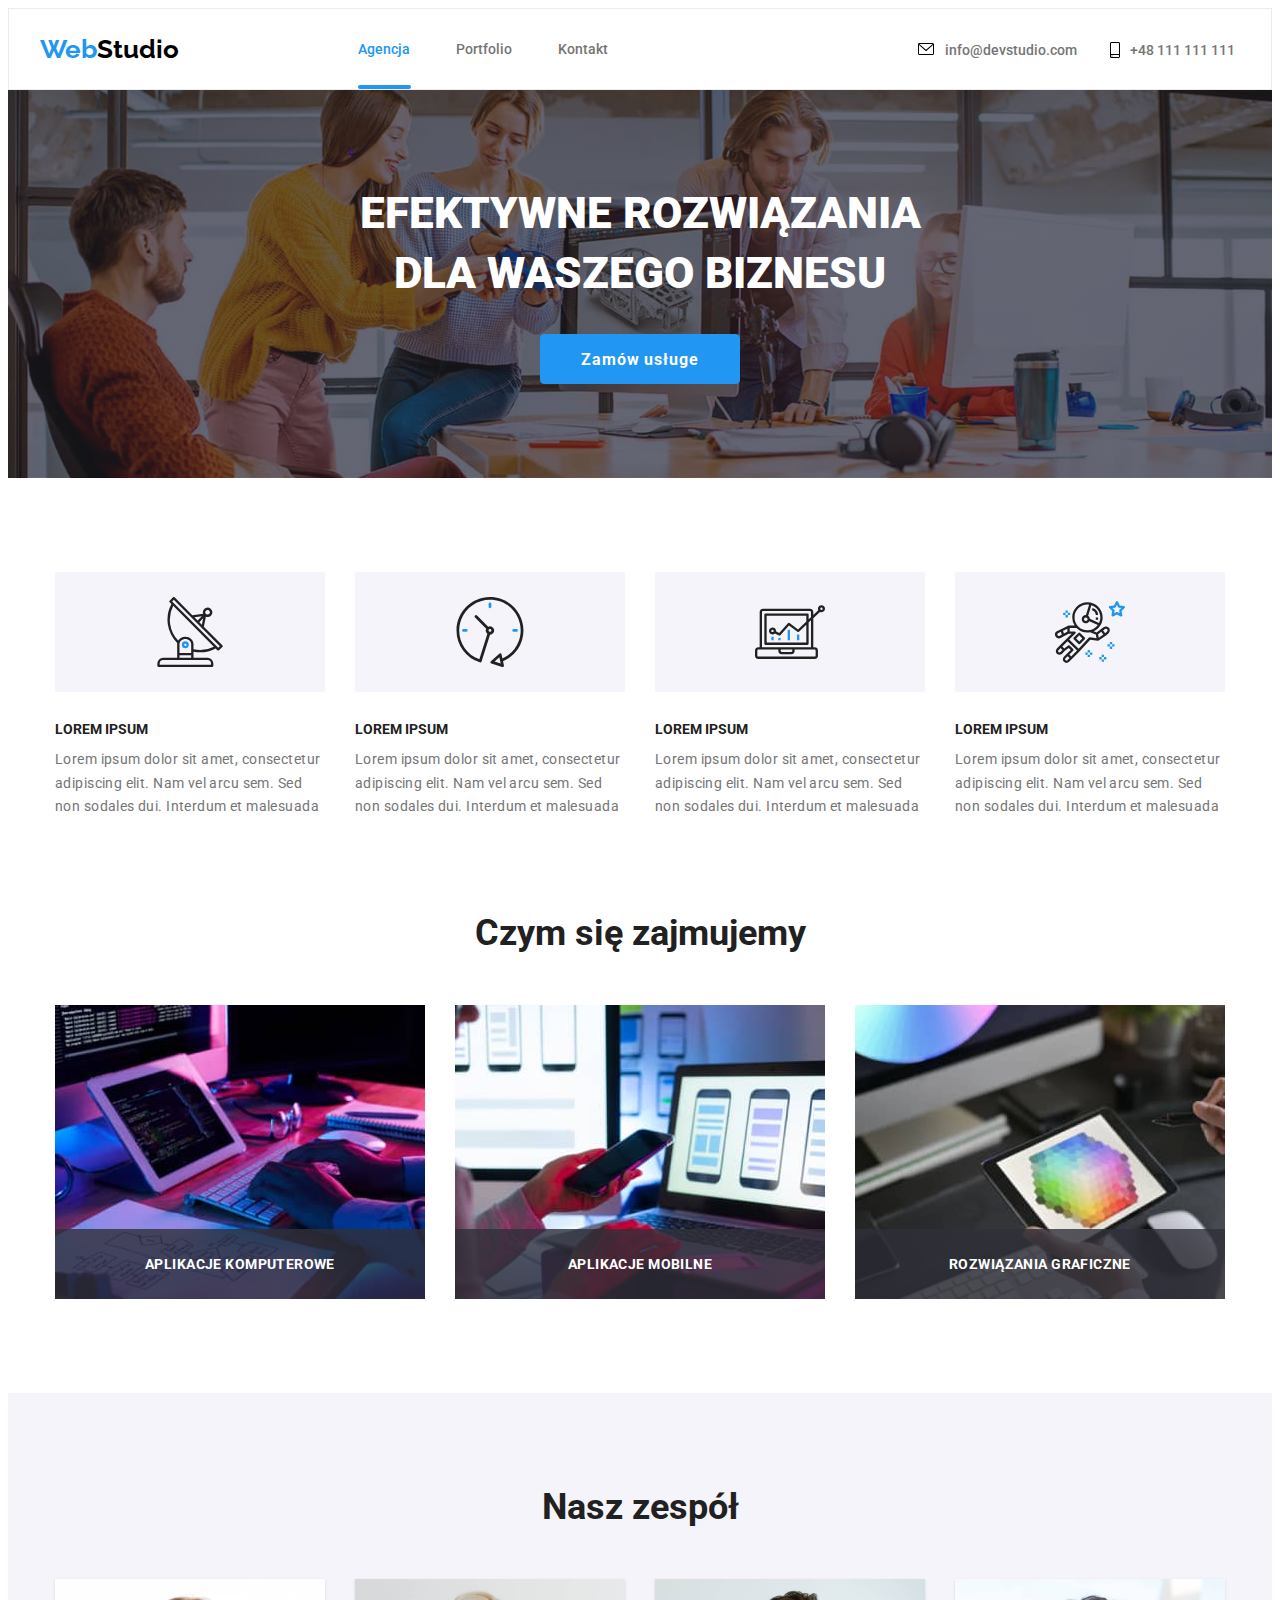
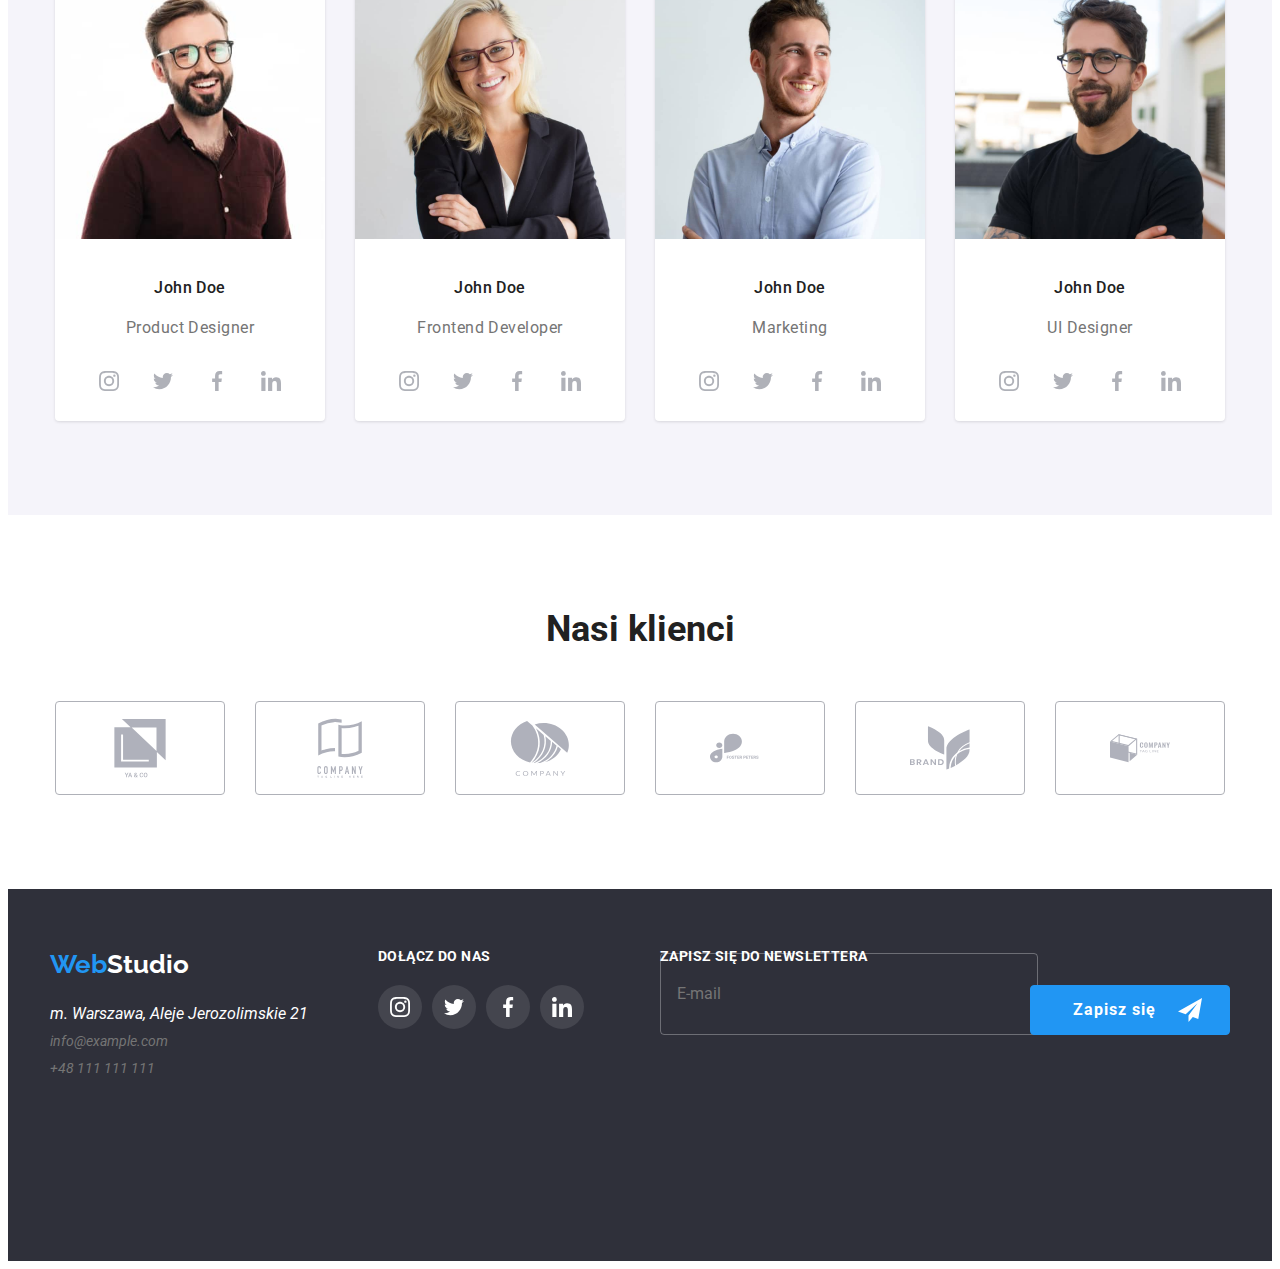
<file: index.html>
<!DOCTYPE html>
<html lang="pl">
  <head>
    <meta charset="UTF-8" />
    <meta http-equiv="X-UA-Compatible" content="IE=edge" />
    <meta name="viewport" content="width=device-width, initial-scale=1.0" />
    <title>WebStudio</title>
    <link
      href="https://fonts.googleapis.com/css2?family=Raleway:wght@700&family=Roboto:wght@400;500;700;900&display=swap"
      rel="stylesheet"
    />
    <link
      rel="stylesheet"
      href="https://cdnjs.cloudflare.com/ajax/libs/modern-normalize/1.1.0/modern-normalize.min.css"
      integrity="sha512-wpPYUAdjBVSE4KJnH1VR1HeZfpl1ub8YT/NKx4PuQ5NmX2tKuGu6U/JRp5y+Y8XG2tV+wKQpNHVUX03MfMFn9Q=="
      crossorigin="anonymous"
      referrerpolicy="no-referrer"
    />
    <link rel="stylesheet" href="./css/main.min.css" />
  </head>

  <body>
    <header class="header">
      <div class="header__logo container">
        <a href="./index.html"
          ><span class="logo-web-top">Web</span
          ><span class="logo-studio-top">Studio</span></a
        >
        <nav>
          <ul class="navigation">
            <li>
              <a class="navigation__agency-nav is-active" href="./index.html"
                >Agencja</a
              >
            </li>
            <li>
              <a
                class="navigation__portfolio-nav is-hidden"
                href="./portfolio.html"
                >Portfolio</a
              >
            </li>
            <li>
              <a class="navigation__contact-nav is-hidden" href="#">Kontakt</a>
            </li>
          </ul>
        </nav>
        <ul class="contact">
          <li class="contact__mail-area">
            <a href="mailto:info@devstudio.com">
              <svg class="contact__svg-mail">
                <use href="./images/icons.svg#icon-envelope"></use>
              </svg>
              info@devstudio.com</a
            >
          </li>
          <li class="contact__phone-area">
            <a href="tel:+48111111111">
              <svg class="contact__svg-phone">
                <use href="./images/icons.svg#icon-smartphone"></use>
              </svg>
              +48 111 111 111</a
            >
          </li>
        </ul>
      </div>
    </header>

    <main>
      <section class="main-section">
        <div class="container">
          <h1 class="main-section__title container">
            EFEKTYWNE ROZWIĄZANIA
            <br />DLA WASZEGO BIZNESU
          </h1>
          <button class="main-button" type="button" data-modal-open>
            Zamów usługe
          </button>
        </div>
      </section>

      <section class="loremSection">
        <ul class="loremSection__list">
          <li class="loremSection__area">
            <div class="loremSection__cards">
              <svg class="loremSection__images">
                <use href="./images/icons.svg#icon-antenna1"></use>
              </svg>
            </div>
            <h3 class="loremSection__title">LOREM IPSUM</h3>
            <p class="loremSection__text">
              Lorem ipsum dolor sit amet, consectetur adipiscing elit. Nam vel
              arcu sem. Sed non sodales dui. Interdum et malesuada
            </p>
          </li>
          <li class="loremSection__area">
            <div class="loremSection__cards">
              <svg class="loremSection__images">
                <use href="./images/icons.svg#icon-clock1"></use>
              </svg>
            </div>
            <h3 class="loremSection__title">LOREM IPSUM</h3>
            <p class="loremSection__text">
              Lorem ipsum dolor sit amet, consectetur adipiscing elit. Nam vel
              arcu sem. Sed non sodales dui. Interdum et malesuada
            </p>
          </li>
          <li class="loremSection__area">
            <div class="loremSection__cards">
              <svg class="loremSection__images">
                <use href="./images/icons.svg#icon-diagram1"></use>
              </svg>
            </div>
            <h3 class="loremSection__title">LOREM IPSUM</h3>
            <p class="loremSection__text">
              Lorem ipsum dolor sit amet, consectetur adipiscing elit. Nam vel
              arcu sem. Sed non sodales dui. Interdum et malesuada
            </p>
          </li>
          <li class="loremSection__area">
            <div class="loremSection__cards">
              <svg class="loremSection__images">
                <use href="./images/icons.svg#icon-astronaut1"></use>
              </svg>
            </div>
            <h3 class="loremSection__title">LOREM IPSUM</h3>
            <p class="loremSection__text">
              Lorem ipsum dolor sit amet, consectetur adipiscing elit. Nam vel
              arcu sem. Sed non sodales dui. Interdum et malesuada
            </p>
          </li>
        </ul>
      </section>

      <section class="what-we-do">
        <h2 class="what-we-do__title">Czym się zajmujemy</h2>
        <ul class="what-we-do__list">
          <li class="what-we-do__item">
            <img src="images/box1.jpg" alt="Tablet oraz rece na klawiaturze" />
            <p class="what-we-do__overtext">Aplikacje komputerowe</p>
          </li>
          <li class="what-we-do__item">
            <img
              src="images/box2.jpg"
              alt="Laptop i telefon trzymany w dloni"
            />
            <p class="what-we-do__overtext">Aplikacje mobilne</p>
          </li>
          <li class="what-we-do__item">
            <img src="images/box3.jpg" alt="Paleta kolorow w tablecie" />
            <p class="what-we-do__overtext">Rozwiązania graficzne</p>
          </li>
        </ul>
      </section>

      <section class="teamcard">
        <h2 class="teamcard__title">Nasz zespół</h2>
        <div class="teamcard__section">
          <ul class="teamcard__list">
            <li class="teamcard__cards">
              <figure class="teamcard__figure">
                <img
                  src="images/teamcard1.jpg"
                  alt="Mezczyzna z broda w okularach"
                  width="270"
                  height="260"
                />
                <figcaption class="teamcard__caption">
                  <p class="teamcard__card-title">John Doe</p>
                  <p class="teamcard__card-text">Product Designer</p>
                </figcaption>
              </figure>
              <div class="teamcard__social-area">
                <div class="teamcard__social-box">
                  <svg class="teamcard__social-item">
                    <use href="./images/icons.svg#icon-instagram2"></use>
                  </svg>
                </div>
                <div class="teamcard__social-box">
                  <svg class="teamcard__social-item">
                    <use href="./images/icons.svg#icon-twitter1"></use>
                  </svg>
                </div>
                <div class="teamcard__social-box">
                  <svg class="teamcard__social-item">
                    <use href="./images/icons.svg#icon-facebook1"></use>
                  </svg>
                </div>
                <div class="teamcard__social-box">
                  <svg class="teamcard__social-item">
                    <use href="./images/icons.svg#icon-linkedin1"></use>
                  </svg>
                </div>
              </div>
            </li>
            <li class="teamcard__cards">
              <figure class="teamcard__figure">
                <img
                  src="images/teamcard2.jpg"
                  alt="Blondynka w okularach"
                  width="270"
                  height="260"
                />
                <figcaption class="teamcard__caption">
                  <p class="teamcard__card-title">John Doe</p>
                  <p class="teamcard__card-text">Frontend Developer</p>
                </figcaption>
              </figure>
              <div class="teamcard__social-area">
                <div class="teamcard__social-box">
                  <svg class="teamcard__social-item">
                    <use href="./images/icons.svg#icon-instagram2"></use>
                  </svg>
                </div>
                <div class="teamcard__social-box">
                  <svg class="teamcard__social-item">
                    <use href="./images/icons.svg#icon-twitter1"></use>
                  </svg>
                </div>
                <div class="teamcard__social-box">
                  <svg class="teamcard__social-item">
                    <use href="./images/icons.svg#icon-facebook1"></use>
                  </svg>
                </div>
                <div class="teamcard__social-box">
                  <svg class="teamcard__social-item">
                    <use href="./images/icons.svg#icon-linkedin1"></use>
                  </svg>
                </div>
              </div>
            </li>
            <li class="teamcard__cards">
              <figure class="teamcard__figure">
                <img
                  src="images/teamcard3.jpg"
                  alt="Usmiechniety mezczyzna"
                  width="270"
                  height="260"
                />
                <figcaption class="teamcard__caption">
                  <p class="teamcard__card-title">John Doe</p>
                  <p class="teamcard__card-text">Marketing</p>
                </figcaption>
              </figure>
              <div class="teamcard__social-area">
                <div class="teamcard__social-box">
                  <svg class="teamcard__social-item">
                    <use href="./images/icons.svg#icon-instagram2"></use>
                  </svg>
                </div>
                <div class="teamcard__social-box">
                  <svg class="teamcard__social-item">
                    <use href="./images/icons.svg#icon-twitter1"></use>
                  </svg>
                </div>
                <div class="teamcard__social-box">
                  <svg class="teamcard__social-item">
                    <use href="./images/icons.svg#icon-facebook1"></use>
                  </svg>
                </div>
                <div class="teamcard__social-box">
                  <svg class="teamcard__social-item">
                    <use href="./images/icons.svg#icon-linkedin1"></use>
                  </svg>
                </div>
              </div>
            </li>
            <li class="teamcard__cards">
              <figure class="teamcard__figure">
                <img
                  src="images/teamcard4.jpg"
                  alt="Mezczyzna z broda w okularach"
                  width="270"
                  height="260"
                />
                <figcaption class="teamcard__caption">
                  <p class="teamcard__card-title">John Doe</p>
                  <p class="teamcard__card-text">UI Designer</p>
                </figcaption>
              </figure>
              <div class="teamcard__social-area">
                <div class="teamcard__social-box">
                  <svg class="teamcard__social-item">
                    <use href="./images/icons.svg#icon-instagram2"></use>
                  </svg>
                </div>
                <div class="teamcard__social-box">
                  <svg class="teamcard__social-item">
                    <use href="./images/icons.svg#icon-twitter1"></use>
                  </svg>
                </div>
                <div class="teamcard__social-box">
                  <svg class="teamcard__social-item">
                    <use href="./images/icons.svg#icon-facebook1"></use>
                  </svg>
                </div>
                <div class="teamcard__social-box">
                  <svg class="teamcard__social-item">
                    <use href="./images/icons.svg#icon-linkedin1"></use>
                  </svg>
                </div>
              </div>
            </li>
          </ul>
        </div>
      </section>

      <section class="clients-section">
        <h2 class="clients-section__title">Nasi klienci</h2>
        <div class="clients-section__image-box">
          <div class="clients-section__image-card">
            <svg class="clients-section__image">
              <use href="./images/icons.svg#icon-company1"></use>
            </svg>
          </div>
          <div class="clients-section__image-card">
            <svg class="clients-section__image">
              <use href="./images/icons.svg#icon-company2"></use>
            </svg>
          </div>
          <div class="clients-section__image-card">
            <svg class="clients-section__image">
              <use href="./images/icons.svg#icon-company3"></use>
            </svg>
          </div>
          <div class="clients-section__image-card">
            <svg class="clients-section__image">
              <use href="./images/icons.svg#icon-company4"></use>
            </svg>
          </div>
          <div class="clients-section__image-card">
            <svg class="clients-section__image">
              <use href="./images/icons.svg#icon-company5"></use>
            </svg>
          </div>
          <div class="clients-section__image-card">
            <svg class="clients-section__image">
              <use href="./images/icons.svg#icon-company6"></use>
            </svg>
          </div>
        </div>
      </section>
    </main>

    <footer>
      <div class="footer">
        <div class="footer__area">
          <a href="./index.html"
            ><span class="logo-web-bottom">Web</span
            ><span class="logo-studio-bottom">Studio</span>
          </a>
          <address>
            <ul class="footer__contacts-list">
              <li>
                <a
                  class="footer__site"
                  href="https://goo.gl/maps/q3WPrfQFME7vEifA9"
                  >m. Warszawa, Aleje Jerozolimskie 21</a
                >
              </li>
              <li>
                <a class="footer__contact" href="mailto:info@example.com"
                  >info@example.com</a
                >
              </li>
              <li>
                <a class="footer__contact" href="tel:+48111111111"
                  >+48 111 111 111</a
                >
              </li>
            </ul>
          </address>
        </div>
        <div class="footer__social-area">
          <p class="footer__social-title">Dołącz do nas</p>
          <div class="footer__social-boxes">
            <div class="footer__social-box">
              <svg class="footer__social-item">
                <use href="./images/icons.svg#icon-instagram2"></use>
              </svg>
            </div>
            <div class="footer__social-box">
              <svg class="footer__social-item">
                <use href="./images/icons.svg#icon-twitter1"></use>
              </svg>
            </div>
            <div class="footer__social-box">
              <svg class="footer__social-item">
                <use href="./images/icons.svg#icon-facebook1"></use>
              </svg>
            </div>
            <div class="footer__social-box">
              <svg class="footer__social-item">
                <use href="./images/icons.svg#icon-linkedin1"></use>
              </svg>
            </div>
          </div>
        </div>

        <div class="footer__newsletter-area">
          <p class="footer__newsletter-title">zapisz się do newslettera</p>
          <div>
            <form name="newsletter" autocomplete="on">
              <label for="newsletter-email"> </label>
              <input
                type="email"
                name="newsletter"
                id="newsletter-email"
                placeholder="E-mail"
                class="footer__email-input"
              />
              <button class="newsletter-button" type="submit">
                Zapisz się
              </button>
              <svg class="footer__icon-send">
                <use href="./images/icons.svg#icon-send" />
              </svg>
            </form>
          </div>
        </div>
      </div>
    </footer>

    <div class="backdrop is-hidden" data-modal>
      <div class="modal">
        <button class="modal__close-btn" type="button" data-modal-close>
          X
        </button>
        <form name="order-form" class="order-form">
          <div class="modal__form-area">
            <p class="modal__form-title">
              Zostaw swoje dane w formularzu poniżej
            </p>
            <div class="modal__form-position">
              <div class="modal__form-name">
                <label class="order-form__label" for="form-name">Imie</label>
                <input
                  class="order-form__input"
                  name="form-name"
                  type="text"
                  id="form-name"
                />
                <div class="modal__icon-human">
                  <svg>
                    <use href="./images/icons.svg#icon-human"></use>
                  </svg>
                </div>
              </div>
              <div class="modal__form-phone">
                <label class="order-form__label" for="form-phone"
                  >Telefon</label
                >
                <input
                  class="order-form__input"
                  name="form-phone"
                  type="tel"
                  id="form-phone"
                />
                <div class="modal__icon-phone">
                  <svg>
                    <use href="./images/icons.svg#icon-formPhone"></use>
                  </svg>
                </div>
              </div>
              <div class="modal__form-email">
                <label class="order-form__label" for="form-email">Email</label>
                <input
                  class="order-form__input"
                  name="form-email"
                  type="email"
                  id="form-email"
                />
                <div class="modal__icon-email">
                  <svg>
                    <use href="./images/icons.svg#icon-emailBlack"></use>
                  </svg>
                </div>
              </div>
              <div class="modal__form-textarea">
                <label class="order-form__label" for="form-textarea"
                  >Komentarz</label
                >
                <textarea
                  class="order-form__input-textarea"
                  name="form-textarea"
                  placeholder="Wprowadź tekst"
                  id="form-textarea"
                  rows="6"
                ></textarea>
              </div>
            </div>
            <div class="custom-checkbox">
              <input
                class="custom-checkbox__input"
                name="checkbox"
                type="checkbox"
              />
              <label class="custom-checkbox__label" for="checkbox"
                >Oświadczam iż akceptuję<span> </span>
                <span class="custom-checkbox__reg"> Regulamin</span> i
                <span class="custom-checkbox__reg"
                  ><span> </span>Politykę Prywatności.</span
                ></label
              >
              <svg class="custom-checkbox__bird">
                <use href="./images/icons.svg#icon-check"></use>
              </svg>
            </div>
            <button class="form-button" type="submit">Wyślij</button>
          </div>
        </form>
      </div>
    </div>
    <script src="./js/modal.js"></script>
  </body>
</html>
</file>
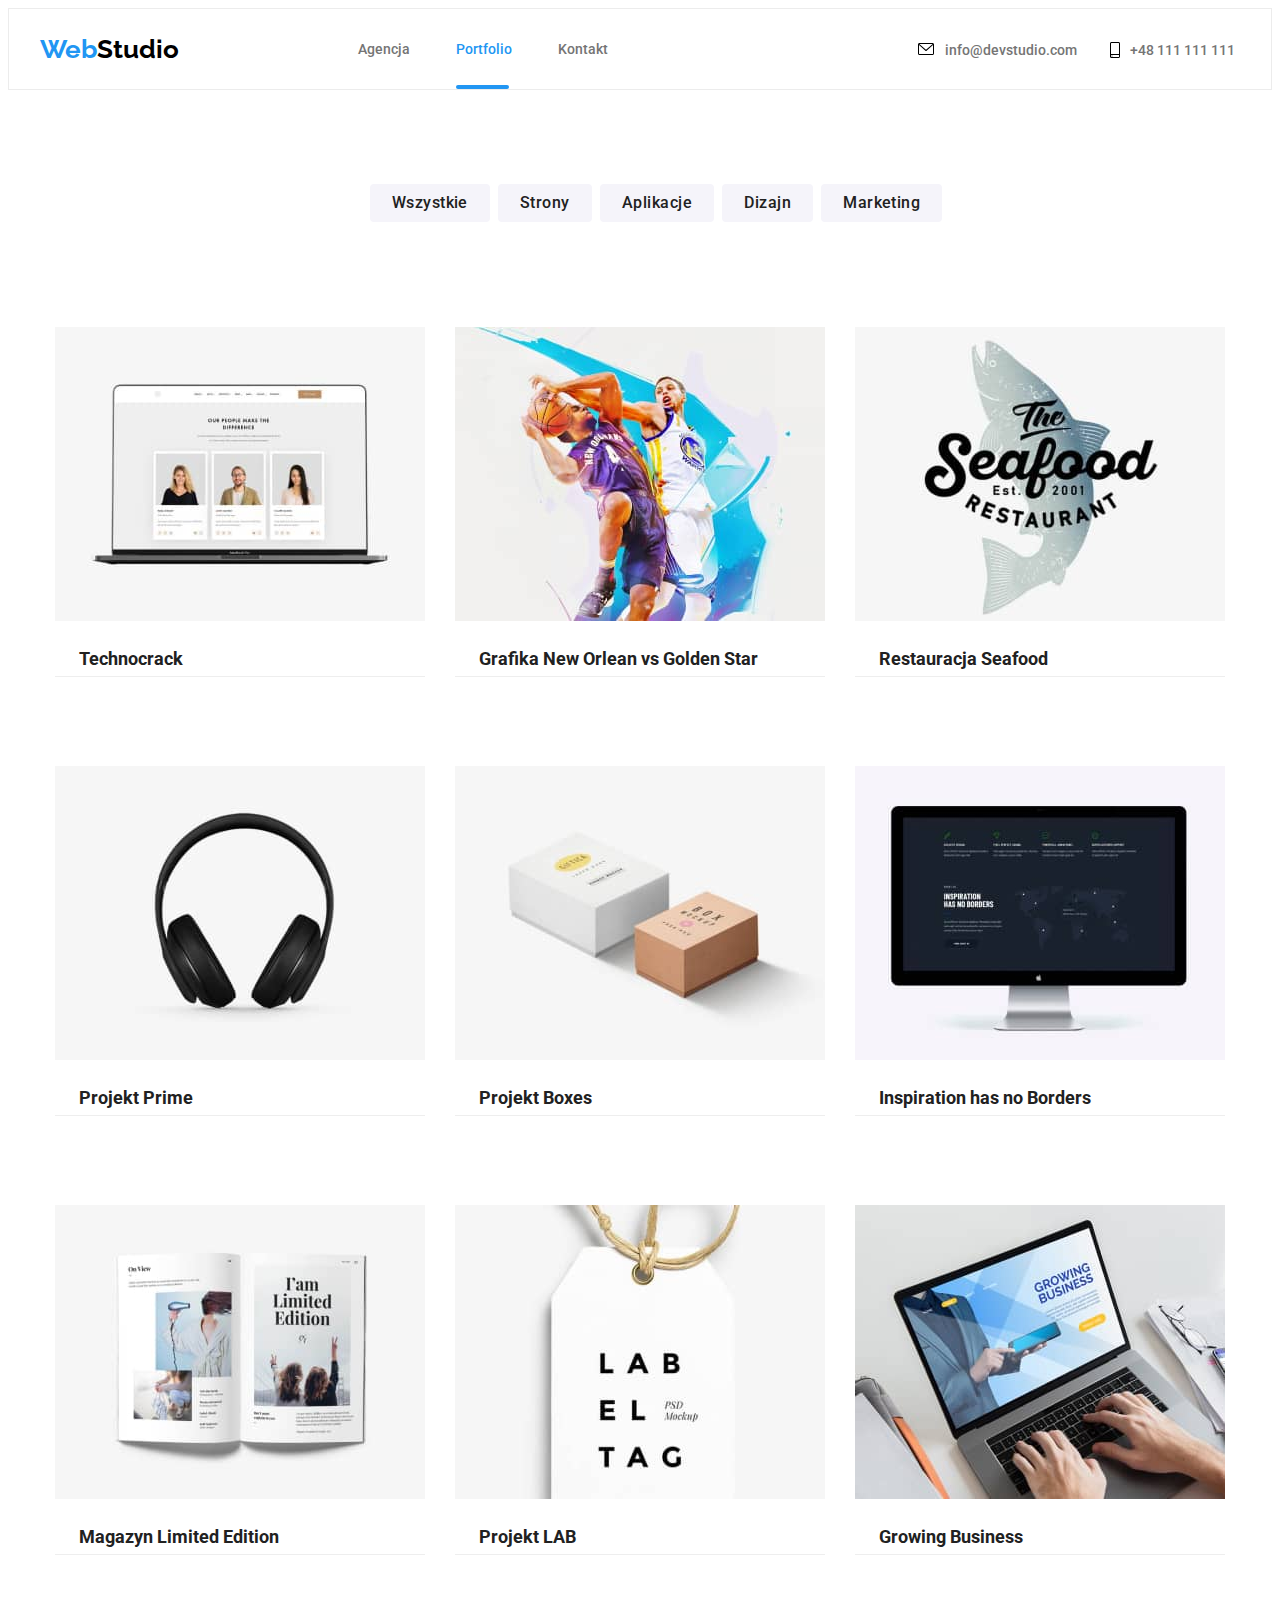
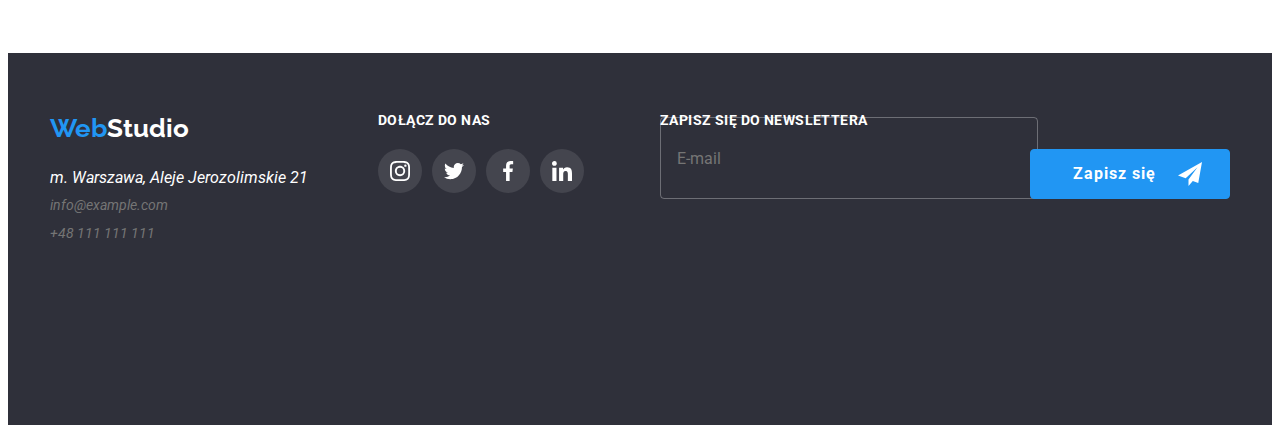
<file: portfolio.html>
<!DOCTYPE html>
<html lang="pl">
  <head>
    <meta charset="UTF-8" />
    <meta http-equiv="X-UA-Compatible" content="IE=edge" />
    <meta name="viewport" content="width=device-width, initial-scale=1.0" />
    <title>Portfolio</title>
    <link
      href="https://fonts.googleapis.com/css2?family=Raleway:wght@700&family=Roboto:wght@400;500;700;900&display=swap"
      rel="stylesheet"
    />
    <link
      rel="stylesheet"
      href="https://cdnjs.cloudflare.com/ajax/libs/modern-normalize/1.1.0/modern-normalize.min.css"
      integrity="sha512-wpPYUAdjBVSE4KJnH1VR1HeZfpl1ub8YT/NKx4PuQ5NmX2tKuGu6U/JRp5y+Y8XG2tV+wKQpNHVUX03MfMFn9Q=="
      crossorigin="anonymous"
      referrerpolicy="no-referrer"
    />
    <link rel="stylesheet" href="./css/main.min.css" />
  </head>

  <body>
    <header class="header">
      <div class="header__logo container">
        <a href="./index.html"
          ><span class="logo-web-top">Web</span
          ><span class="logo-studio-top">Studio</span></a
        >
        <nav>
          <ul class="navigation">
            <li>
              <a class="navigation__agency-nav is-hidden" href="./index.html"
                >Agencja</a
              >
            </li>
            <li>
              <a
                class="navigation__portfolio-nav is-active"
                href="./portfolio.html"
                >Portfolio</a
              >
            </li>
            <li>
              <a class="navigation__contact-nav is-hidden" href="#">Kontakt</a>
            </li>
          </ul>
        </nav>
        <ul class="contact">
          <li class="contact__mail-area">
            <a href="mailto:info@devstudio.com">
              <svg class="contact__svg-mail">
                <use href="./images/icons.svg#icon-envelope"></use>
              </svg>
              info@devstudio.com</a
            >
          </li>
          <li class="contact__phone-area">
            <a href="tel:+48111111111">
              <svg class="contact__svg-phone">
                <use href="./images/icons.svg#icon-smartphone"></use>
              </svg>
              +48 111 111 111</a
            >
          </li>
        </ul>
      </div>
    </header>

    <main>
      <section class="projects-section">
        <div class="projects-section__button-area">
          <ul class="projects-section__filter">
            <li>
              <button class="projects-button" type="button">Wszystkie</button>
            </li>
            <li>
              <button class="projects-button" type="button">Strony</button>
            </li>
            <li>
              <button class="projects-button" type="button">Aplikacje</button>
            </li>
            <li>
              <button class="projects-button" type="button">Dizajn</button>
            </li>
            <li>
              <button class="projects-button" type="button">Marketing</button>
            </li>
          </ul>
        </div>
        <div class="projects-section__projects-area">
          <ul class="projects-section__projects-list">
            <li>
              <figure class="projects-section__card">
                <img
                  class="projects-section__image"
                  class="projects-img"
                  src="images/project1.jpg"
                  alt="Ekran laptopa z trojgiem ludzi"
                />
                <div class="projects-section__overlay">
                  <p>
                    Technocrack jest popularną platformą wykorzystywaną do
                    rozpowszechniania koronawirusa. Firmy wykorzystują tę
                    platformę do celów szpiegowskich i ataków na
                    niezabezpieczone serwery konkurencji
                  </p>
                </div>
                <figcaption class="projects-section__caption-area">
                  <h2 class="projects-section__card-title">Technocrack</h2>
                  <h3 class="projects-section__card-subtitle">
                    Strona internetowa
                  </h3>
                </figcaption>
              </figure>
            </li>
            <li>
              <figure class="projects-section__card">
                <img
                  class="projects-section__image"
                  src="images/project2.jpg"
                  alt="Dwaj koszykarze podczas gry"
                />
                <div class="projects-section__overlay">
                  <p>
                    Technocrack jest popularną platformą wykorzystywaną do
                    rozpowszechniania koronawirusa. Firmy wykorzystują tę
                    platformę do celów szpiegowskich i ataków na
                    niezabezpieczone serwery konkurencji
                  </p>
                </div>
                <figcaption class="projects-section__caption-area">
                  <h2 class="projects-section__card-title">
                    Grafika New Orlean vs Golden Star
                  </h2>
                  <h3 class="projects-section__card-subtitle">Dizajn</h3>
                </figcaption>
              </figure>
            </li>
            <li>
              <figure class="projects-section__card">
                <img
                  class="projects-section__image"
                  src="images/project3.jpg"
                  alt="Logo restauracji Seafood"
                />
                <div class="projects-section__overlay">
                  <p>
                    Technocrack jest popularną platformą wykorzystywaną do
                    rozpowszechniania koronawirusa. Firmy wykorzystują tę
                    platformę do celów szpiegowskich i ataków na
                    niezabezpieczone serwery konkurencji
                  </p>
                </div>
                <figcaption class="projects-section__caption-area">
                  <h2 class="projects-section__card-title">
                    Restauracja Seafood
                  </h2>
                  <h3 class="projects-section__card-subtitle">Aplikacja</h3>
                </figcaption>
              </figure>
            </li>
            <li>
              <figure class="projects-section__card">
                <img
                  class="projects-section__image"
                  src="images/project4.jpg"
                  alt="Słuchawki"
                />
                <div class="projects-section__overlay">
                  <p>
                    Technocrack jest popularną platformą wykorzystywaną do
                    rozpowszechniania koronawirusa. Firmy wykorzystują tę
                    platformę do celów szpiegowskich i ataków na
                    niezabezpieczone serwery konkurencji
                  </p>
                </div>
                <figcaption class="projects-section__caption-area">
                  <h2 class="projects-section__card-title">Projekt Prime</h2>
                  <h3 class="projects-section__card-subtitle">Marketing</h3>
                </figcaption>
              </figure>
            </li>
            <li>
              <figure class="projects-section__card">
                <img
                  class="projects-section__image"
                  src="images/project5.jpg"
                  alt="Dwa róźne pudełka obok siebie"
                />
                <div class="projects-section__overlay">
                  <p>
                    Technocrack jest popularną platformą wykorzystywaną do
                    rozpowszechniania koronawirusa. Firmy wykorzystują tę
                    platformę do celów szpiegowskich i ataków na
                    niezabezpieczone serwery konkurencji
                  </p>
                </div>
                <figcaption class="projects-section__caption-area">
                  <h2 class="projects-section__card-title">Projekt Boxes</h2>
                  <h3 class="projects-section__card-subtitle">Aplikacja</h3>
                </figcaption>
              </figure>
            </li>
            <li>
              <figure class="projects-section__card">
                <img
                  class="projects-section__image"
                  src="images/project6.jpg"
                  alt="Ekran komputera z obrazem świata"
                />
                <div class="projects-section__overlay">
                  <p>
                    Technocrack jest popularną platformą wykorzystywaną do
                    rozpowszechniania koronawirusa. Firmy wykorzystują tę
                    platformę do celów szpiegowskich i ataków na
                    niezabezpieczone serwery konkurencji
                  </p>
                </div>
                <figcaption class="projects-section__caption-area">
                  <h2 class="projects-section__card-title">
                    Inspiration has no Borders
                  </h2>
                  <h3 class="projects-section__card-subtitle">
                    Strona internetowa
                  </h3>
                </figcaption>
              </figure>
            </li>
            <li>
              <figure class="projects-section__card">
                <img
                  class="projects-section__image"
                  src="images/project7.jpg"
                  alt="Otwarty miesiecznik Limited Edition"
                />
                <div class="projects-section__overlay">
                  <p>
                    Technocrack jest popularną platformą wykorzystywaną do
                    rozpowszechniania koronawirusa. Firmy wykorzystują tę
                    platformę do celów szpiegowskich i ataków na
                    niezabezpieczone serwery konkurencji
                  </p>
                </div>
                <figcaption class="projects-section__caption-area">
                  <h2 class="projects-section__card-title">
                    Magazyn Limited Edition
                  </h2>
                  <h3 class="projects-section__card-subtitle">Dizajn</h3>
                </figcaption>
              </figure>
            </li>
            <li>
              <figure class="projects-section__card">
                <img
                  class="projects-section__image"
                  src="images/project8.jpg"
                  alt="Zawieszka Project Lab"
                />
                <div class="projects-section__overlay">
                  <p>
                    Technocrack jest popularną platformą wykorzystywaną do
                    rozpowszechniania koronawirusa. Firmy wykorzystują tę
                    platformę do celów szpiegowskich i ataków na
                    niezabezpieczone serwery konkurencji
                  </p>
                </div>
                <figcaption class="projects-section__caption-area">
                  <h2 class="projects-section__card-title">Projekt LAB</h2>
                  <h3 class="projects-section__card-subtitle">Marketing</h3>
                </figcaption>
              </figure>
            </li>
            <li>
              <figure class="projects-section__card">
                <img
                  class="projects-section__image"
                  src="images/project9.jpg"
                  alt="Ręce piszące na klawiaturze laptopa"
                />
                <div class="projects-section__overlay">
                  <p>
                    Technocrack jest popularną platformą wykorzystywaną do
                    rozpowszechniania koronawirusa. Firmy wykorzystują tę
                    platformę do celów szpiegowskich i ataków na
                    niezabezpieczone serwery konkurencji
                  </p>
                </div>
                <figcaption class="projects-section__caption-area">
                  <h2 class="projects-section__card-title">Growing Business</h2>
                  <h3 class="projects-section__card-subtitle">Aplikacja</h3>
                </figcaption>
              </figure>
            </li>
          </ul>
        </div>
      </section>
    </main>
    <footer>
      <div class="footer">
        <div class="footer__area">
          <a href="./index.html"
            ><span class="logo-web-bottom">Web</span
            ><span class="logo-studio-bottom">Studio</span>
          </a>
          <address>
            <ul class="footer__contacts-list">
              <li>
                <a
                  class="footer__site"
                  href="https://goo.gl/maps/q3WPrfQFME7vEifA9"
                  >m. Warszawa, Aleje Jerozolimskie 21</a
                >
              </li>
              <li>
                <a class="footer__contact" href="mailto:info@example.com"
                  >info@example.com</a
                >
              </li>
              <li>
                <a class="footer__contact" href="tel:+48111111111"
                  >+48 111 111 111</a
                >
              </li>
            </ul>
          </address>
        </div>
        <div class="footer__social-area">
          <p class="footer__social-title">Dołącz do nas</p>
          <div class="footer__social-boxes">
            <div class="footer__social-box">
              <svg class="footer__social-item">
                <use href="./images/icons.svg#icon-instagram2"></use>
              </svg>
            </div>
            <div class="footer__social-box">
              <svg class="footer__social-item">
                <use href="./images/icons.svg#icon-twitter1"></use>
              </svg>
            </div>
            <div class="footer__social-box">
              <svg class="footer__social-item">
                <use href="./images/icons.svg#icon-facebook1"></use>
              </svg>
            </div>
            <div class="footer__social-box">
              <svg class="footer__social-item">
                <use href="./images/icons.svg#icon-linkedin1"></use>
              </svg>
            </div>
          </div>
        </div>

        <div class="footer__newsletter-area">
          <p class="footer__newsletter-title">zapisz się do newslettera</p>
          <div>
            <form name="newsletter" autocomplete="on">
              <label for="newsletter-email"> </label>
              <input
                type="email"
                name="newsletter"
                id="newsletter-email"
                placeholder="E-mail"
                class="footer__email-input"
              />
              <button class="newsletter-button" type="submit">
                Zapisz się
              </button>
              <svg class="footer__icon-send">
                <use href="./images/icons.svg#icon-send" />
              </svg>
            </form>
          </div>
        </div>
      </div>
    </footer>
  </body>
</html>
</file>
<file: css/main.min.css>
*{font-family:"Roboto",sans-serif;color:#212121;font-size:16px;font-weight:400}h1,h2,h3,h4,h5,h6,p,ul{margin:0px}footer{background-color:#2f303a;width:auto}a{text-decoration:none}.container{width:1200px;margin-left:auto;margin-right:auto;padding:0}.form-button,.newsletter-button,.main-button{font-weight:700;line-height:1.88;letter-spacing:.06em;text-align:center;width:200px;height:50px;border:1px solid #2196f3;border-radius:4px;color:#fff;background-color:#2196f3;-webkit-transition-property:border,-webkit-box-shadow;transition-property:border,-webkit-box-shadow;transition-property:border,box-shadow;transition-property:border,box-shadow,-webkit-box-shadow;-webkit-transition-duration:250ms;transition-duration:250ms;-webkit-transition-timing-function:cubic-bezier(0.4, 0, 0.2, 1);transition-timing-function:cubic-bezier(0.4, 0, 0.2, 1);cursor:pointer}.form-button:hover,.form-button:focus,.form-button:active,.newsletter-button:hover,.newsletter-button:focus,.newsletter-button:active,.main-button:hover,.main-button:focus,.main-button:active{border:1px solid #080c0f;-webkit-box-shadow:0px 4px 4px 0px #fff;box-shadow:0px 4px 4px 0px #fff;cursor:pointer}.main-button{padding-top:10px;padding-bottom:10px}.newsletter-button{position:absolute;display:-webkit-box;display:-ms-flexbox;display:flex;-webkit-box-align:center;-ms-flex-align:center;align-items:center;bottom:0px;right:0px;padding-left:42px}.projects-button[type=button]{cursor:pointer;font-weight:500;line-height:1.63;letter-spacing:.03em;text-align:center;padding:6px 22px;border:0px;border-radius:4px;margin-right:8px;background-color:#f5f4fa;-webkit-transition-property:color,background-color,-webkit-box-shadow;transition-property:color,background-color,-webkit-box-shadow;transition-property:box-shadow,color,background-color;transition-property:box-shadow,color,background-color,-webkit-box-shadow;-webkit-transition-duration:250ms;transition-duration:250ms;-webkit-transition-timing-function:cubic-bezier(0.4, 0, 0.2, 1);transition-timing-function:cubic-bezier(0.4, 0, 0.2, 1)}.projects-button[type=button]:hover,.projects-button[type=button]:focus,.projects-button[type=button]:active{color:#fff;background-color:#2196f3;-webkit-box-shadow:0px 4px 4px 0px rgba(0,0,0,.25);box-shadow:0px 4px 4px 0px rgba(0,0,0,.25);border-radius:4px}.modal__close-btn{position:absolute;top:8px;right:8px;width:30px;height:30px;border-radius:50%;border:1px solid rgba(0,0,0,.1);background-color:#fff;-webkit-transition-property:border,background-color,cursor,color,-webkit-box-shadow;transition-property:border,background-color,cursor,color,-webkit-box-shadow;transition-property:border,background-color,box-shadow,cursor,color;transition-property:border,background-color,box-shadow,cursor,color,-webkit-box-shadow;-webkit-transition-duration:250ms;transition-duration:250ms;-webkit-transition-timing-function:cubic-bezier(0.4, 0, 0.2, 1);transition-timing-function:cubic-bezier(0.4, 0, 0.2, 1)}.modal__close-btn:hover,.modal__close-btn:focus,.modal__close-btn:active{color:#fff;background-color:#2196f3;border:1px solid #fff;-webkit-box-shadow:0px 4px 4px 0px rgba(0,0,0,.2509803922);box-shadow:0px 4px 4px 0px rgba(0,0,0,.2509803922);cursor:pointer}.form-button{display:block;-webkit-box-pack:center;-ms-flex-pack:center;justify-content:center;border:none}.custom-checkbox{position:relative;width:419px;height:24px;margin-bottom:30px}.custom-checkbox__input{position:absolute;width:16px;height:15px;cursor:pointer;left:0px;top:4px;-webkit-transition:visibility;transition:visibility}.custom-checkbox__label{display:-webkit-box;display:-ms-flexbox;display:flex;font-size:14px;font-weight:400;line-height:1.71;letter-spacing:.03em;text-align:left;padding-left:23px;-webkit-box-align:baseline;-ms-flex-align:baseline;align-items:baseline}.custom-checkbox__bird{position:absolute;width:16px;height:15px;visibility:hidden;left:0px;top:4px;cursor:pointer;-webkit-transition:visibility;transition:visibility;-webkit-transition-duration:250ms;transition-duration:250ms;-webkit-transition-timing-function:cubic-bezier(0.4, 0, 0.2, 1);transition-timing-function:cubic-bezier(0.4, 0, 0.2, 1)}.custom-checkbox__reg{text-decoration:underline;color:#2196f3;font-size:14px;font-weight:400;line-height:1.71;letter-spacing:.03em;text-align:left}.custom-checkbox__input:checked{opacity:0;z-index:2}.custom-checkbox__input:checked~.custom-checkbox__bird{visibility:visible;z-index:1}.clients-section{display:block;margin-left:auto;margin-right:auto;padding-top:94px;padding-bottom:94px}.clients-section__title{text-align:center;font-size:36px;font-weight:700;line-height:1.16;letter-spacing:.03;margin-bottom:50px}.clients-section__image-box{display:-webkit-box;display:-ms-flexbox;display:flex;-webkit-box-pack:center;-ms-flex-pack:center;justify-content:center;width:1170px;height:auto;margin-left:auto;margin-right:auto;fill:#afb1bb}.clients-section__image-card:not(:last-child){margin-right:30px}.clients-section__image-card{display:-webkit-box;display:-ms-flexbox;display:flex;-webkit-box-pack:center;-ms-flex-pack:center;justify-content:center;-webkit-box-align:center;-ms-flex-align:center;align-items:center;width:170px;height:92px;border:1px solid #afb1b8;border-radius:4px;-webkit-transition-property:border,fill,border-radius,-webkit-box-shadow;transition-property:border,fill,border-radius,-webkit-box-shadow;transition-property:border,fill,box-shadow,border-radius;transition-property:border,fill,box-shadow,border-radius,-webkit-box-shadow;-webkit-transition-duration:250ms;transition-duration:250ms;-webkit-transition-timing-function:cubic-bezier(0.4, 0, 0.2, 1);transition-timing-function:cubic-bezier(0.4, 0, 0.2, 1)}.clients-section__image-card:hover,.clients-section__image-card:focus,.clients-section__image-card:active{border:1px solid #2196f3;fill:#2196f3;-webkit-box-shadow:0px 4px 4px 0px rgba(0,0,0,.2509803922);box-shadow:0px 4px 4px 0px rgba(0,0,0,.2509803922);cursor:pointer}.clients-section__image{width:106px;height:60px}.footer{display:-webkit-box;display:-ms-flexbox;display:flex;-webkit-box-pack:center;-ms-flex-pack:center;justify-content:center;height:252px;margin-right:auto;margin-left:auto;padding:60px 0px}.footer__area{width:250x}.footer__contacts-list{width:auto;padding-left:0px;list-style-type:none;padding-bottom:9px;margin-right:70px;font-size:14px;line-height:1.71;letter-spacing:.03}.footer__contacts-list li:nth-child(1){margin-top:20px}.footer__site{text-decoration:none;color:#fff;-webkit-transition-property:color;transition-property:color;-webkit-transition-duration:250ms;transition-duration:250ms;-webkit-transition-timing-function:cubic-bezier(0.4, 0, 0.2, 1);transition-timing-function:cubic-bezier(0.4, 0, 0.2, 1)}.footer__site:hover,.footer__site:focus,.footer__site:active{color:#2196f3}.footer__contact{color:#757575;text-decoration:none;-webkit-transition-property:color;transition-property:color;-webkit-transition-duration:250ms;transition-duration:250ms;-webkit-transition-timing-function:cubic-bezier(0.4, 0, 0.2, 1);transition-timing-function:cubic-bezier(0.4, 0, 0.2, 1);font-size:14px;line-height:1.71}.footer__contact:hover,.footer__contact:focus,.footer__contact:active{color:#2196f3}.footer__social-area{display:block;margin-left:0px;height:80px;padding-right:76px}.footer__social-box:not(:last-child){margin-right:10px}.footer__social-title{padding-bottom:20px;color:#fff;text-transform:uppercase;font-size:14px;font-weight:700;line-height:1.14;letter-spacing:.03em;text-align:left}.footer__social-boxes{display:-webkit-inline-box;display:-ms-inline-flexbox;display:inline-flex;width:auto;height:44px}.footer__social-box{display:-webkit-box;display:-ms-flexbox;display:flex;-webkit-box-align:center;-ms-flex-align:center;align-items:center;-webkit-box-pack:center;-ms-flex-pack:center;justify-content:center;width:44px;height:44px;background-color:rgba(255,255,255,.1);fill:#fff;border-radius:50%;-webkit-transition-property:background-color,fill,border-radius,-webkit-box-shadow;transition-property:background-color,fill,border-radius,-webkit-box-shadow;transition-property:background-color,fill,box-shadow,border-radius;transition-property:background-color,fill,box-shadow,border-radius,-webkit-box-shadow;-webkit-transition-duration:250ms;transition-duration:250ms;-webkit-transition-timing-function:cubic-bezier(0.4, 0, 0.2, 1);transition-timing-function:cubic-bezier(0.4, 0, 0.2, 1)}.footer__social-box:hover,.footer__social-box:focus,.footer__social-box:active{background-color:#2196f3;border-radius:50%;fill:#fff;-webkit-box-shadow:0px 4px 4px 0px rgba(0,0,0,.2509803922);box-shadow:0px 4px 4px 0px rgba(0,0,0,.2509803922);cursor:pointer}.footer__social-item{width:20px;height:20px}.footer__newsletter-area{position:relative;width:570px;height:86px}.footer__newsletter-title{color:#fff;font-size:14px;font-weight:700;line-height:1.14;letter-spacing:.03em;text-align:left;text-transform:uppercase}.footer__email-input{position:absolute;display:-webkit-inline-box;display:-ms-inline-flexbox;display:inline-flex;-webkit-box-align:end;-ms-flex-align:end;align-items:flex-end;padding-top:15px;color:#fff;padding-bottom:15px;padding-left:16px;border:1px solid rgba(255,255,255,.3);border-radius:4px;-webkit-box-shadow:rgba(0,0,0,.15);box-shadow:rgba(0,0,0,.15);bottom:0px;left:0px;width:358px;height:50px;background-color:rgba(0,0,0,0)}.footer__icon-send{position:absolute;width:24px;height:24px;fill:#fff;right:28px;bottom:13px}.header{display:-webkit-box;display:-ms-flexbox;display:flex;-webkit-box-align:center;-ms-flex-align:center;align-items:center;-webkit-box-pack:center;-ms-flex-pack:center;justify-content:center;width:auto;height:80px;margin:auto;padding:0px;list-style:none;border:1px solid #ececec}.header__logo.container{display:-webkit-box;display:-ms-flexbox;display:flex;-webkit-box-align:center;-ms-flex-align:center;align-items:center;margin-left:0px;margin-right:0px}.logo-studio-bottom,.logo-web-bottom,.logo-web-top,.logo-studio-top{font-size:26px;font-weight:700;line-height:1.19;letter-spacing:.03;font-family:"Raleway"}.logo-studio-top{color:#000}.logo-web-top{color:#2196f3}.logo-web-bottom{margin-bottom:20px;text-align:left;color:#2196f3}.logo-studio-bottom{color:#fff}.loremSection{display:-webkit-box;display:-ms-flexbox;display:flex;-webkit-box-pack:center;-ms-flex-pack:center;justify-content:center;padding-top:94px}.loremSection__list{display:-webkit-box;display:-ms-flexbox;display:flex;-webkit-box-pack:center;-ms-flex-pack:center;justify-content:center;margin-left:auto;margin-right:auto;list-style-type:none;padding-left:0px;width:1170px;height:auto}.loremSection__area{width:270px;height:auto}.loremSection__cards{display:-webkit-box;display:-ms-flexbox;display:flex;-webkit-box-pack:center;-ms-flex-pack:center;justify-content:center;-webkit-box-align:center;-ms-flex-align:center;align-items:center;width:270px;height:120px;margin-bottom:30px;background-color:#f5f4fa}.loremSection__images{width:70px;height:70px}.loremSection__title{font-size:14px;font-weight:700;line-height:1.14;letter-spacing:.03;width:270px;height:auto;text-transform:uppercase;margin-bottom:10px;-webkit-box-pack:center;-ms-flex-pack:center;justify-content:center;color:#212121;padding-left:0px;padding-right:0px}.loremSection__text{font-size:14px;line-height:1.71;letter-spacing:.03em;text-align:left;color:#757575;text-align:left;width:270px}.loremSection__area:not(:last-child){margin-right:30px}.main-section{display:-webkit-box;display:-ms-flexbox;display:flex;padding-top:94px;padding-bottom:94px;-webkit-box-pack:center;-ms-flex-pack:center;justify-content:center;-webkit-box-align:center;-ms-flex-align:center;align-items:center;margin-right:auto;margin-left:auto;max-height:auto;text-align:center;background-image:-webkit-gradient(linear, left top, left bottom, from(rgba(47, 48, 58, 0.4)), color-stop(0%, rgba(47, 48, 58, 0.4))),url(../images/main.jpg);background-image:linear-gradient(rgba(47, 48, 58, 0.4) 0%, rgba(47, 48, 58, 0.4) 0%),url(../images/main.jpg);background-repeat:no-repeat;background-position:center;background-size:cover;max-width:1600px;max-height:600px}.main-section__title.container{display:-webkit-box;display:-ms-flexbox;display:flex;-webkit-box-pack:center;-ms-flex-pack:center;justify-content:center;margin:0px;margin-bottom:30px;font-weight:900;font-size:44px;line-height:1.36;text-align:center;letter-spacing:.06;text-transform:uppercase;color:#fff;width:auto}.backdrop{left:0;top:0;display:-webkit-box;display:-ms-flexbox;display:flex;-webkit-box-pack:center;-ms-flex-pack:center;justify-content:center;-webkit-box-align:center;-ms-flex-align:center;align-items:center;position:fixed;min-width:100%;min-height:100%;visibility:visible;opacity:1;background-color:rgba(0,0,0,.2);-webkit-transition-property:opacity,visibility,-webkit-transform;transition-property:opacity,visibility,-webkit-transform;transition-property:opacity,visibility,transform;transition-property:opacity,visibility,transform,-webkit-transform;-webkit-transition-delay:250ms;transition-delay:250ms;-webkit-transform:scale(1);transform:scale(1);-webkit-transition-duration:250ms;transition-duration:250ms;-webkit-transition-timing-function:cubic-bezier(0.4, 0, 0.2, 1);transition-timing-function:cubic-bezier(0.4, 0, 0.2, 1)}.backdrop.is-hidden,.backdrop.modal.is-hidden{opacity:0;visibility:hidden;pointer-events:none;-webkit-transform:scale(0.1);transform:scale(0.1)}.modal{position:absolute;min-height:581px;width:528px;border-radius:4px;opacity:1;visibility:visible;background-color:#fff;-webkit-box-shadow:0px 2px 1px 0px rgba(0,0,0,.2);box-shadow:0px 2px 1px 0px rgba(0,0,0,.2);-webkit-box-shadow:0px 1px 1px 0px rgba(0,0,0,.14);box-shadow:0px 1px 1px 0px rgba(0,0,0,.14);-webkit-box-shadow:0px 1px 3px 0px rgba(0,0,0,.12);box-shadow:0px 1px 3px 0px rgba(0,0,0,.12);-webkit-transition-property:opacity,visibility,-webkit-transform;transition-property:opacity,visibility,-webkit-transform;transition-property:opacity,visibility,transform;transition-property:opacity,visibility,transform,-webkit-transform;-webkit-transition-duration:250ms;transition-duration:250ms;-webkit-transition-timing-function:cubic-bezier(0.4, 0, 0.2, 1);transition-timing-function:cubic-bezier(0.4, 0, 0.2, 1);-webkit-transition-delay:250ms;transition-delay:250ms;-webkit-transform:scale(1);transform:scale(1)}.modal__form-area{display:-webkit-box;display:-ms-flexbox;display:flex;-webkit-box-orient:vertical;-webkit-box-direction:normal;-ms-flex-direction:column;flex-direction:column;-webkit-box-pack:center;-ms-flex-pack:center;justify-content:center;-webkit-box-align:center;-ms-flex-align:center;align-items:center;margin-top:40px}.modal__form-title{width:448px;height:23px;margin-bottom:12px;font-size:20px;font-weight:700;line-height:1.15;letter-spacing:.03em;text-align:center}.modal__form-position{width:448px;height:342px;margin-bottom:20px}.modal__form-name,.modal__form-phone,.modal__form-email{position:relative;width:448px;height:58px;margin-bottom:10px}.modal__icon-human,.modal__icon-phone,.modal__icon-email{position:absolute;display:-webkit-box;display:-ms-flexbox;display:flex;width:18px;height:18px;bottom:11px;left:12px;-webkit-transition:fill;transition:fill;-webkit-transition-duration:250ms;transition-duration:250ms;-webkit-transition-timing-function:cubic-bezier(0.4, 0, 0.2, 1);transition-timing-function:cubic-bezier(0.4, 0, 0.2, 1)}.modal__form-textarea{width:448px;height:138px;margin-bottom:10px}.order-form__label{font-size:12px;font-weight:400;line-height:1.16;letter-spacing:.01em;text-align:left;margin-bottom:4px;color:#757575}.order-form__input{width:448px;height:40px;border:1px solid rgba(33,33,33,.2);border-radius:4px;padding-left:42px;-webkit-transition-property:border-color,fill;transition-property:border-color,fill;-webkit-transition-duration:250ms;transition-duration:250ms;-webkit-transition-timing-function:cubic-bezier(0.4, 0, 0.2, 1);transition-timing-function:cubic-bezier(0.4, 0, 0.2, 1)}.order-form__input:focus{outline:none;border-color:#2196f3}.order-form__input-textarea:focus{outline:none;border-color:#2196f3}.order-form__input:focus+.modal__icon-human,.order-form__input:focus+.modal__icon-email,.order-form__input:focus+.modal__icon-phone{fill:#2196f3}.order-form__input-textarea{width:448px;height:120px;border:1px solid rgba(33,33,33,.2);border-radius:4px;font-family:Roboto;font-size:12px;font-weight:400;line-height:4px;letter-spacing:.01em;text-align:left;-webkit-box-align:center;-ms-flex-align:center;align-items:center;padding:12px 16px;resize:none;-webkit-transition-property:border-color;transition-property:border-color;-webkit-transition-duration:250ms;transition-duration:250ms;-webkit-transition-timing-function:cubic-bezier(0.4, 0, 0.2, 1);transition-timing-function:cubic-bezier(0.4, 0, 0.2, 1)}.navigation{position:relative;font-size:14px;font-weight:500;line-height:1;letter-spacing:.02;text-indent:46px;margin-left:93px;display:-webkit-box;display:-ms-flexbox;display:flex;-webkit-box-align:center;-ms-flex-align:center;align-items:center;position:relative}.navigation a{color:#757575;text-decoration:none;font-size:14px;font-weight:500;line-height:1.14;letter-spacing:.02;position:relative;-webkit-transition-property:color;transition-property:color;-webkit-transition-duration:250ms;transition-duration:250ms;-webkit-transition-timing-function:cubic-bezier(0.4, 0, 0.2, 1);transition-timing-function:cubic-bezier(0.4, 0, 0.2, 1)}.navigation a:hover,.navigation a:focus,.navigation a:active{color:#2196f3}.navigation a:hover::after,.navigation a:focus::after,.navigation a:active::after{color:#2196f3;position:absolute;display:inline-block;top:44px;left:0px;content:"";width:53px;height:4px;border-radius:2px;background-color:#2196f3}.navigation__agency-nav.is-active{color:#2196f3}.navigation__agency-nav.is-active::after{color:#2196f3;position:absolute;display:inline-block;top:44px;left:0px;content:"";width:53px;height:4px;border-radius:2px;background-color:#2196f3}.navigation__portfolio-nav.is-active{color:#2196f3}.navigation__portfolio-nav.is-active::after{color:#2196f3;position:absolute;display:inline-block;top:44px;left:0px;content:"";width:53px;height:4px;border-radius:2px;background-color:#2196f3}.navigation>li{list-style-type:none}.contact{position:relative;display:-webkit-box;display:-ms-flexbox;display:flex;gap:50px;margin-left:auto}.contact>li{list-style-type:none}.contact a{text-decoration:none;color:#757575;font-size:14px;font-weight:500;line-height:1.14;letter-spacing:.02;-webkit-transition-property:fill,color;transition-property:fill,color;-webkit-transition-duration:250ms;transition-duration:250ms;-webkit-transition-timing-function:cubic-bezier(0.4, 0, 0.2, 1);transition-timing-function:cubic-bezier(0.4, 0, 0.2, 1)}.contact a:hover,.contact a:focus,.contact a:active{color:#2196f3;fill:#2196f3}.contact__mail-area{width:135px}.contact__svg-mail{display:inline-block;width:22px;height:16px;position:absolute;left:10px;bottom:2px}.contact__phone-area{width:110px}.contact__svg-phone{display:inline-block;-ms-flex-item-align:center;align-self:center;width:20px;height:16px;position:absolute;right:115px;top:2px}.projects-section{display:block;-webkit-box-pack:center;-ms-flex-pack:center;justify-content:center;padding-top:94px;padding-bottom:94px}.projects-section__button-area{display:-webkit-box;display:-ms-flexbox;display:flex;-webkit-box-pack:center;-ms-flex-pack:center;justify-content:center;margin:auto}.projects-section__filter{height:54px;width:572px;display:-webkit-box;display:-ms-flexbox;display:flex;list-style-type:none;margin-left:auto;margin-right:auto;margin-bottom:34px;-webkit-box-pack:center;-ms-flex-pack:center;justify-content:center}.projects-section__projects-list{display:-webkit-box;display:-ms-flexbox;display:flex;-ms-flex-wrap:wrap;flex-wrap:wrap;gap:30px;list-style-type:none;width:1170px;margin-left:auto;margin-right:auto;padding:0}.projects-section__card{position:relative;width:370px;height:404px;-ms-flex-preferred-size:13%;flex-basis:13%;display:inline-block;-ms-flex-line-pack:center;align-content:center;overflow:hidden;margin:0px;border-bottom:1px solid #eee;-webkit-transition-property:border,-webkit-box-shadow;transition-property:border,-webkit-box-shadow;transition-property:box-shadow,border;transition-property:box-shadow,border,-webkit-box-shadow;-webkit-transition-duration:250ms;transition-duration:250ms;-webkit-transition-timing-function:cubic-bezier(0.4, 0, 0.2, 1);transition-timing-function:cubic-bezier(0.4, 0, 0.2, 1)}.projects-section__card:hover .projects-section__overlay{-webkit-transform:translateY(0%);transform:translateY(0%)}.projects-section__card:hover,.projects-section__card:focus,.projects-section__card:active{cursor:pointer;border:1px solid #eee;-webkit-box-shadow:1px 4px 6px 0px rgba(0,0,0,.1607843137);box-shadow:1px 4px 6px 0px rgba(0,0,0,.1607843137)}.projects-section__card-title{text-align:left;font-weight:700;font-size:18px;line-height:2;letter-spacing:.06;color:#212121;padding-top:20px;padding-bottom:4px;vertical-align:top;padding-left:24px;padding-right:24px}.projects-section__card-subtitle{text-align:left;line-height:1.88;letter-spacing:.03em;padding-left:24px;padding-right:24px;padding-bottom:20px;color:#757575}.projects-section__image{display:block;height:294px;width:370px}.projects-section__overlay{z-index:1;position:absolute;overflow:hidden;text-align:left;top:0;left:0;width:370px;height:294px;padding-left:24px;padding-top:49px;padding-bottom:49px;padding-right:45px;background:rgba(33,150,243,.9);color:#fff;-webkit-transform:translateY(100%);transform:translateY(100%);-webkit-transition-duration:250ms;transition-duration:250ms;-webkit-transition-timing-function:cubic-bezier(0.4, 0, 0.2, 1);transition-timing-function:cubic-bezier(0.4, 0, 0.2, 1)}.projects-section__overlay>p{font-size:18px;font-weight:400;line-height:1.57;letter-spacing:.03em;text-align:left;color:#fff}.projects-section__caption-area{height:110px;width:370px;position:absolute;z-index:2;background-color:#fff}.teamcard{width:auto;display:block;padding-top:94px;padding-bottom:94px;background-color:#f5f4fa}.teamcard__title{display:-webkit-box;display:-ms-flexbox;display:flex;-webkit-box-pack:center;-ms-flex-pack:center;justify-content:center;font-size:36px;font-weight:700;line-height:1.16;letter-spacing:.03;margin-bottom:50px}.teamcard__section{display:block;-webkit-box-pack:center;-ms-flex-pack:center;justify-content:center;-webkit-box-align:center;-ms-flex-align:center;align-items:center;margin:auto}.teamcard__list{display:-webkit-box;display:-ms-flexbox;display:flex;gap:30px;-webkit-box-pack:center;-ms-flex-pack:center;justify-content:center;padding-left:0px;width:auto}.teamcard__cards{background-color:#fff;border-bottom-left-radius:4px;border-bottom-right-radius:4px;-webkit-box-shadow:0px 2px 1px 0px rgba(0,0,0,.2);box-shadow:0px 2px 1px 0px rgba(0,0,0,.2);-webkit-box-shadow:0px 1px 1px 0px rgba(0,0,0,.14);box-shadow:0px 1px 1px 0px rgba(0,0,0,.14);-webkit-box-shadow:0px 1px 3px 0px rgba(0,0,0,.12);box-shadow:0px 1px 3px 0px rgba(0,0,0,.12);list-style-type:none}.teamcard__figure{-webkit-box-pack:center;-ms-flex-pack:center;justify-content:center;display:block;margin:0px}.teamcard__caption{display:block;padding-top:30px;text-align:center}.teamcard__card-title{text-align:center;font-weight:500;line-height:1.88;letter-spacing:.03em;color:#212121}.teamcard__card-text{text-align:center;font-weight:400;line-height:1.88;letter-spacing:.03em;margin-top:10px;margin-bottom:16px;color:#757575}.teamcard__social-area{display:-webkit-box;display:-ms-flexbox;display:flex;margin-left:auto;margin-right:auto;margin-bottom:18px;margin-top:16px;width:206px;height:auto}.teamcard__social-area>.teamcard__social-box:not(:last-child){margin-right:10px}.teamcard__social-box{display:-webkit-box;display:-ms-flexbox;display:flex;-webkit-box-align:center;-ms-flex-align:center;align-items:center;-webkit-box-pack:center;-ms-flex-pack:center;justify-content:center;width:44px;height:44px;width:44px;height:44px;background-color:#fff;fill:#afb1b8;border-radius:50%;-webkit-transition-property:background-color,fill,border-radius,-webkit-box-shadow;transition-property:background-color,fill,border-radius,-webkit-box-shadow;transition-property:background-color,fill,box-shadow,border-radius;transition-property:background-color,fill,box-shadow,border-radius,-webkit-box-shadow;-webkit-transition-duration:250ms;transition-duration:250ms;-webkit-transition-timing-function:cubic-bezier(0.4, 0, 0.2, 1);transition-timing-function:cubic-bezier(0.4, 0, 0.2, 1)}.teamcard__social-item{width:20px;height:20px}.teamcard__social-box:hover,.teamcard__social-box:focus,.teamcard__social-box:active{background-color:#2196f3;border-radius:50%;fill:#fff;-webkit-box-shadow:0px 4px 4px 0px rgba(0,0,0,.2509803922);box-shadow:0px 4px 4px 0px rgba(0,0,0,.2509803922);cursor:pointer}.what-we-do{-webkit-box-pack:center;-ms-flex-pack:center;justify-content:center;display:block;padding-top:94px;padding-bottom:94px}.what-we-do__title{display:block;-webkit-box-pack:center;-ms-flex-pack:center;justify-content:center;width:auto;text-align:center;font-size:36px;font-weight:700;line-height:1.16;letter-spacing:.03;margin-bottom:50px;color:#212121}.what-we-do__list{display:-webkit-box;display:-ms-flexbox;display:flex;gap:30px;-webkit-box-pack:center;-ms-flex-pack:center;justify-content:center;margin-right:0px;margin-left:0px;list-style-type:none;padding-left:0px}.what-we-do__item{max-width:100%;height:auto;position:relative;overflow:hidden;height:294px;width:370px}.what-we-do__overtext{bottom:0px;display:-webkit-box;display:-ms-flexbox;display:flex;position:absolute;background:rgba(47,48,58,.8);-webkit-box-pack:center;-ms-flex-pack:center;justify-content:center;-webkit-box-align:center;-ms-flex-align:center;align-items:center;height:70px;width:370px;font-size:14px;color:#fff;text-transform:uppercase;font-weight:700;line-height:.07;letter-spacing:.03em}/*# sourceMappingURL=main.min.css.map */
</file>
